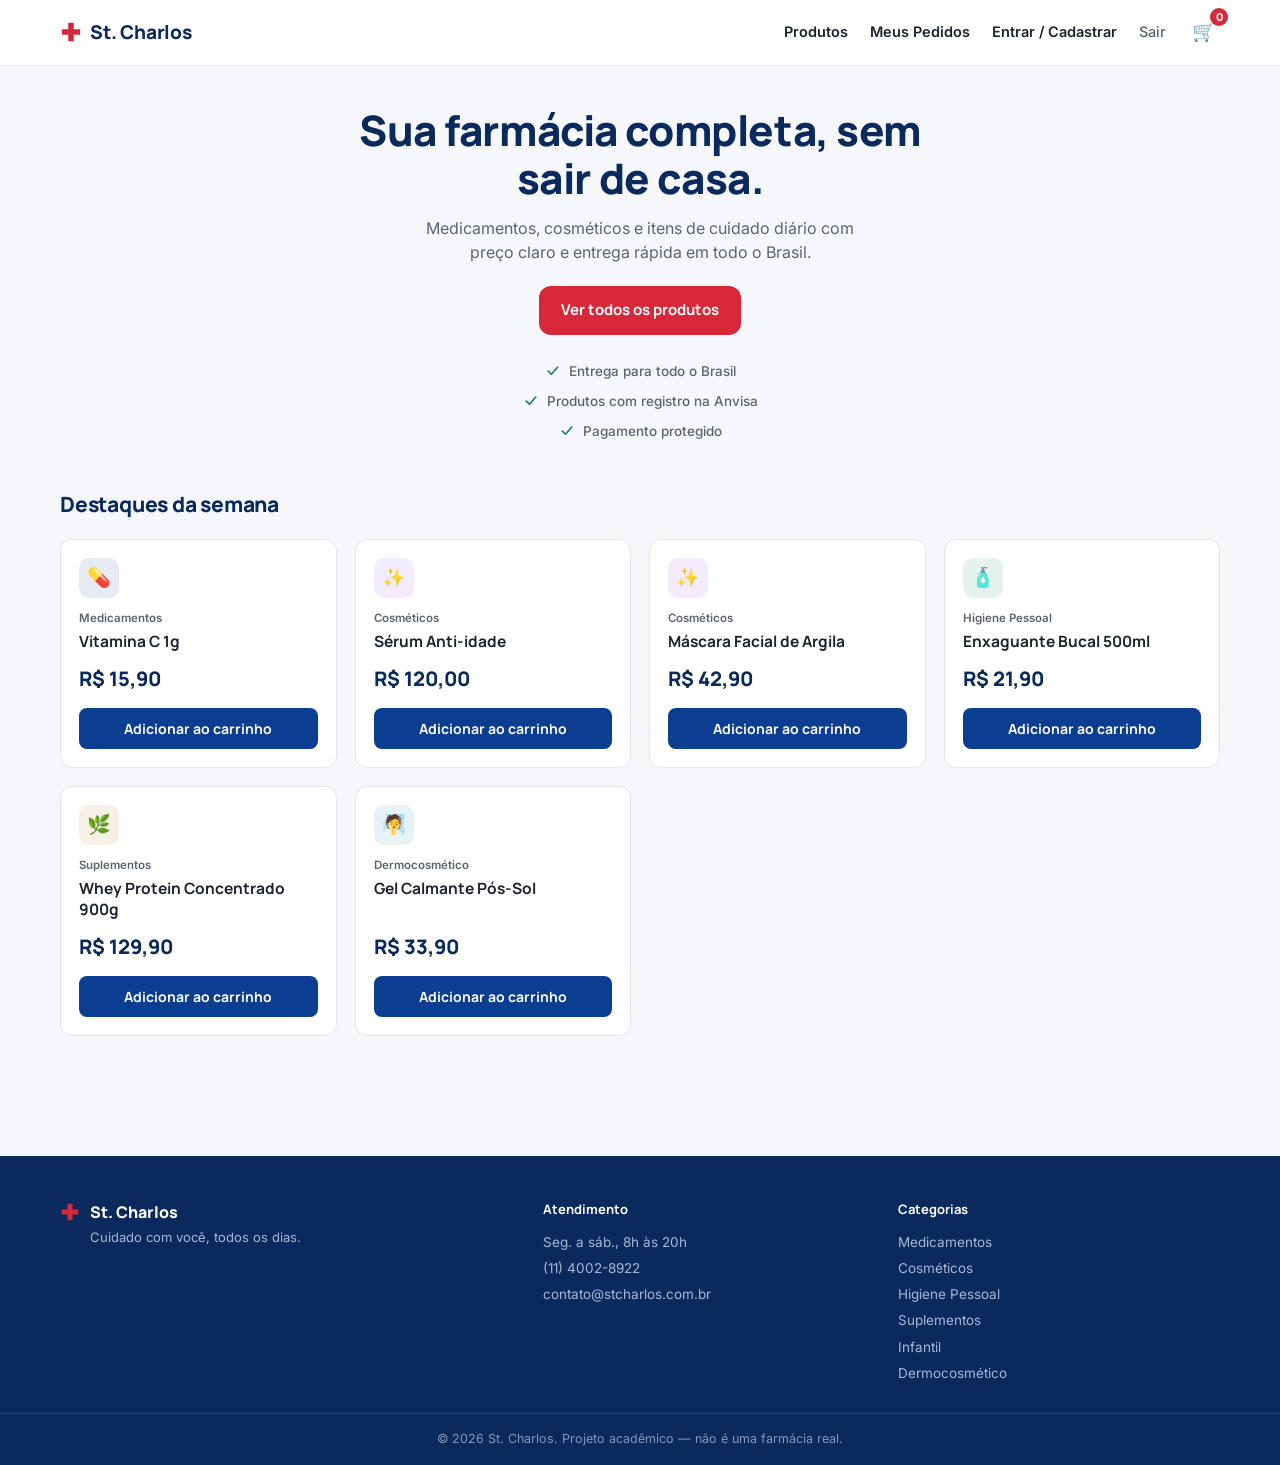
<file: docs/index.html>
<!DOCTYPE html>
<html lang="pt-BR">
<head>
    <meta charset="UTF-8">
    <meta name="viewport" content="width=device-width, initial-scale=1.0">
    <title>St. Charlos — Farmácia Online</title>
    <meta name="description" content="Medicamentos, cosméticos e itens de saúde com preço claro e entrega rápida.">
    <link rel="preconnect" href="https://fonts.googleapis.com">
    <link rel="preconnect" href="https://fonts.gstatic.com" crossorigin>
    <link href="https://fonts.googleapis.com/css2?family=Manrope:wght@600;700;800&family=Inter:wght@400;500;600&display=swap" rel="stylesheet">
    <link rel="stylesheet" href="css/style.css">
</head>
<body>

    <!-- Header Principal -->
    <header>
        <div class="nav-content">
            <button class="logo" onclick="navigate('home')" aria-label="St. Charlos — início">
                <span class="logo-mark" aria-hidden="true">
                    <svg viewBox="0 0 24 24" width="22" height="22"><path d="M9 2h6v7h7v6h-7v7H9v-7H2V9h7V2z" fill="currentColor"/></svg>
                </span>
                <span class="logo-word">St. Charlos</span>
            </button>
            <button class="btn-menu-mobile" id="btn-menu-mobile" aria-label="Abrir menu" aria-expanded="false">☰</button>
            <nav class="menu-links" id="menu-links">
                <button class="link-nav" onclick="navigate('produtos')">Produtos</button>
                <button class="link-nav" onclick="navigate('pedidos')">Meus Pedidos</button>
                <button class="link-nav" id="link-conta" onclick="navigate('login')">Entrar / Cadastrar</button>
                <button class="link-nav link-sair" onclick="handleLogout()">Sair</button>
                <button class="cart-icon" onclick="toggleCart(true)" aria-label="Abrir carrinho">
                    <div class="cart-badge" id="cart-count">0</div>
                    🛒
                </button>
            </nav>
        </div>
    </header>

    <!-- Sidebar do Carrinho -->
    <div id="cart-sidebar" class="cart-overlay hidden">
        <div class="cart-sidebar">
            <div class="cart-header">
                <h2>Seu carrinho</h2>
                <button class="close-cart" onclick="toggleCart(false)" aria-label="Fechar carrinho">✖</button>
            </div>
            <div class="cart-items" id="cart-items-container">
                <p class="empty-state">O carrinho está vazio.</p>
            </div>
            <div class="cart-footer">
                <div class="cart-total">
                    <span>Total</span>
                    <span id="cart-total-price">R$ 0,00</span>
                </div>
                <button class="btn-checkout" id="btn-checkout">Finalizar compra</button>
            </div>
        </div>
    </div>

    <!-- Container Principal -->
    <main class="container">

        <!-- ================= PÁGINA: HOME ================= -->
        <section id="page-home">

            <div class="hero hero-solo">
                <div class="hero-copy">
                    <h1>Sua farmácia completa, sem sair de casa.</h1>
                    <p>Medicamentos, cosméticos e itens de cuidado diário com preço claro e entrega rápida em todo o Brasil.</p>
                    <button class="btn-primary" onclick="navigate('produtos')">Ver todos os produtos</button>
                    <ul class="trust-row">
                        <li><svg viewBox="0 0 20 20" width="16" height="16"><path d="M4 10l4 4 8-9" stroke="currentColor" stroke-width="2" fill="none" stroke-linecap="round" stroke-linejoin="round"/></svg> Entrega para todo o Brasil</li>
                        <li><svg viewBox="0 0 20 20" width="16" height="16"><path d="M4 10l4 4 8-9" stroke="currentColor" stroke-width="2" fill="none" stroke-linecap="round" stroke-linejoin="round"/></svg> Produtos com registro na Anvisa</li>
                        <li><svg viewBox="0 0 20 20" width="16" height="16"><path d="M4 10l4 4 8-9" stroke="currentColor" stroke-width="2" fill="none" stroke-linecap="round" stroke-linejoin="round"/></svg> Pagamento protegido</li>
                    </ul>
                </div>
            </div>

            <h2 class="section-title">Destaques da semana</h2>
            <div class="grid-produtos" id="grid-destaques"></div>
        </section>

        <!-- ================= PÁGINA: TODOS OS PRODUTOS ================= -->
        <section id="page-produtos" class="hidden">
            <h2 class="section-title">Todos os produtos</h2>

            <div class="filtros-produtos">
                <input
                    type="search"
                    id="busca-produtos"
                    class="busca-produtos"
                    placeholder="Buscar por nome do produto..."
                    aria-label="Buscar produtos"
                >
                <div class="chips-categorias" id="chips-categorias" role="group" aria-label="Filtrar por categoria"></div>
            </div>

            <div id="produtos-por-tipo"></div>
        </section>

        <!-- ================= PÁGINA: MEUS PEDIDOS ================= -->
        <section id="page-pedidos" class="hidden">
            <h2 class="section-title">Meus pedidos</h2>
            <div id="pedidos-container"></div>
        </section>

        <!-- ================= PÁGINA: LOGIN ================= -->
        <section id="page-login" class="hidden">
            <div class="login-box">
                <div class="login-mark" aria-hidden="true">
                    <svg viewBox="0 0 24 24" width="26" height="26"><path d="M9 2h6v7h7v6h-7v7H9v-7H2V9h7V2z" fill="currentColor"/></svg>
                </div>
                <h2>Acesso restrito</h2>
                <p class="form-erro hidden" id="login-erro"></p>
                <form id="form-login">
                    <div class="input-group">
                        <label for="login-email">E-mail</label>
                        <input type="email" id="login-email" required>
                    </div>
                    <div class="input-group">
                        <label for="login-senha">Senha</label>
                        <input type="password" id="login-senha" minlength="6" required>
                    </div>
                    <button type="submit" class="btn-login">Entrar</button>
                    <p class="login-swap">
                        Ainda não tem conta?
                        <button type="button" class="link-botao" onclick="navigate('cadastro')">Cadastre-se</button>
                    </p>
                </form>
            </div>
        </section>

        <!-- ================= PÁGINA: CADASTRO ================= -->
        <section id="page-cadastro" class="hidden">
            <div class="login-box">
                <div class="login-mark" aria-hidden="true">
                    <svg viewBox="0 0 24 24" width="26" height="26"><path d="M9 2h6v7h7v6h-7v7H9v-7H2V9h7V2z" fill="currentColor"/></svg>
                </div>
                <h2>Criar conta</h2>
                <p class="form-erro hidden" id="cadastro-erro"></p>
                <form id="form-cadastro">
                    <div class="input-group">
                        <label for="cadastro-nome">Nome completo</label>
                        <input type="text" id="cadastro-nome" required>
                    </div>
                    <div class="input-group">
                        <label for="cadastro-email">E-mail</label>
                        <input type="email" id="cadastro-email" required>
                    </div>
                    <div class="input-group">
                        <label for="cadastro-senha">Senha</label>
                        <input type="password" id="cadastro-senha" minlength="6" required>
                    </div>
                    <div class="input-group">
                        <label for="cadastro-confirmar-senha">Confirmar senha</label>
                        <input type="password" id="cadastro-confirmar-senha" minlength="6" required>
                    </div>
                    <button type="submit" class="btn-login">Cadastrar</button>
                    <p class="login-swap">
                        Já tem conta?
                        <button type="button" class="link-botao" onclick="navigate('login')">Entrar</button>
                    </p>
                </form>
            </div>
        </section>

    </main>

    <footer class="site-footer">
        <div class="footer-content">
            <div class="footer-brand">
                <span class="logo-mark" aria-hidden="true">
                    <svg viewBox="0 0 24 24" width="20" height="20"><path d="M9 2h6v7h7v6h-7v7H9v-7H2V9h7V2z" fill="currentColor"/></svg>
                </span>
                <p>St. Charlos<br><span>Cuidado com você, todos os dias.</span></p>
            </div>
            <div class="footer-col">
                <h3>Atendimento</h3>
                <p>Seg. a sáb., 8h às 20h</p>
                <p>(11) 4002-8922</p>
                <p>contato@stcharlos.com.br</p>
            </div>
            <div class="footer-col">
                <h3>Categorias</h3>
                <div id="footer-categorias"></div>
            </div>
        </div>
        <div class="footer-bottom">
            <p>© <span id="ano-atual"></span> St. Charlos. Projeto acadêmico — não é uma farmácia real.</p>
        </div>
    </footer>

    <div id="toast-container" aria-live="polite"></div>

    <script src="js/data.js"></script>
    <script src="js/app.js"></script>
</body>
</html>
</file>
<file: docs/css/style.css>
/* ================= Variáveis e Reset ================= */
:root {
  --blue-900: #0A2A5E;
  --blue-700: #0B3D91;
  --blue-600: #0F4BAE;
  --blue-100: #E7EDFA;
  --ice: #F5F7FB;
  --ink: #1C2430;
  --slate: #5B6472;
  --red-600: #D62839;
  --red-100: #FCE7E9;
  --green-600: #12805C;
  --green-100: #E3F5EC;
  --amber-600: #92650C;
  --amber-100: #FBF0DC;
  --line: #E1E6EF;
  --radius: 12px;
  --font-display: 'Manrope', 'Segoe UI', sans-serif;
  --font-body: 'Inter', 'Segoe UI', sans-serif;
}
* { margin: 0; padding: 0; box-sizing: border-box; }
html { scroll-behavior: smooth; }
body { background-color: var(--ice); color: var(--ink); font-family: var(--font-body); line-height: 1.5; }
h1, h2, h3, .logo, .btn-primary, .btn-login, .btn-add, .btn-checkout { font-family: var(--font-display); }
.container { max-width: 1200px; margin: 0 auto; padding: 20px; }
.hidden { display: none !important; }
button { font: inherit; cursor: pointer; }
a { color: inherit; }
:focus-visible { outline: 3px solid var(--blue-600); outline-offset: 2px; }

@media (prefers-reduced-motion: reduce) {
  * { transition-duration: 0.01ms !important; animation-duration: 0.01ms !important; scroll-behavior: auto !important; }
}

/* ================= Header e Navegação ================= */
header { background-color: #fff; border-bottom: 1px solid var(--line); padding: 14px 0; position: sticky; top: 0; z-index: 40; }
.nav-content { display: flex; align-items: center; justify-content: space-between; max-width: 1200px; margin: 0 auto; padding: 0 20px; gap: 16px; }
.logo { display: flex; align-items: center; gap: 8px; font-size: 19px; font-weight: 800; background: none; border: none; color: var(--blue-900); letter-spacing: -0.01em; }
.logo-mark { display: inline-flex; color: var(--red-600); }
.logo-word { white-space: nowrap; }

.btn-menu-mobile { display: none; background: none; border: none; color: var(--blue-900); font-size: 24px; }

.menu-links { display: flex; gap: 22px; align-items: center; list-style: none; }
.menu-links button.link-nav { background: none; border: none; color: var(--ink); font-size: 14.5px; font-weight: 600; transition: color 0.15s ease; }
.menu-links button.link-nav:hover { color: var(--blue-700); }
.link-sair { color: var(--slate) !important; font-weight: 500 !important; }

.cart-icon { position: relative; background: none; border: none; color: var(--blue-900); display: flex; align-items: center; font-size: 19px; padding: 4px; }
.cart-badge { position: absolute; top: -6px; right: -8px; background: var(--red-600); color: white; border-radius: 50%; width: 18px; height: 18px; font-size: 11px; font-weight: 700; font-family: var(--font-body); display: flex; align-items: center; justify-content: center; }

@media (max-width: 780px) {
  .btn-menu-mobile { display: block; }
  .menu-links {
    position: absolute; top: 100%; left: 0; right: 0;
    background: #fff; border-bottom: 1px solid var(--line); flex-direction: column; align-items: flex-start;
    padding: 0 20px; gap: 14px; max-height: 0; overflow: hidden; transition: max-height 0.25s ease, padding 0.25s ease;
  }
  .menu-links.open { max-height: 300px; padding: 16px 20px 20px; }
  .cart-icon { align-self: flex-start; }
}

/* ================= Sidebar do Carrinho ================= */
.cart-overlay { position: fixed; inset: 0; background: rgba(10, 20, 40, 0.45); z-index: 50; display: flex; justify-content: flex-end; }
.cart-sidebar { width: min(380px, 100%); background: white; height: 100%; padding: 22px; display: flex; flex-direction: column; box-shadow: -8px 0 24px rgba(10, 20, 40, 0.12); }
.cart-header { display: flex; justify-content: space-between; align-items: center; border-bottom: 1px solid var(--line); padding-bottom: 14px; margin-bottom: 18px; }
.cart-header h2 { color: var(--blue-900); font-size: 19px; }
.close-cart { background: none; border: none; font-size: 18px; color: var(--slate); }
.cart-items { flex: 1; overflow-y: auto; }
.cart-item { display: flex; justify-content: space-between; align-items: center; padding: 14px 0; border-bottom: 1px solid var(--line); font-size: 14px; gap: 10px; }
.cart-item-info { display: flex; flex-direction: column; gap: 8px; }
.cart-item-info > span:first-child { font-weight: 600; }
.qty-controls { display: flex; align-items: center; gap: 10px; }
.qty-controls button { width: 24px; height: 24px; border: 1px solid var(--line); background: var(--ice); border-radius: 6px; font-weight: 700; color: var(--blue-700); }
.qty-controls button:hover { background: var(--blue-100); }
.cart-item-right { display: flex; align-items: center; gap: 12px; }
.cart-item-price { color: var(--blue-700); font-weight: 700; white-space: nowrap; }
.btn-remove { background: none; border: none; color: #B7BECB; font-size: 14px; }
.btn-remove:hover { color: var(--red-600); }
.cart-footer { border-top: 1px solid var(--line); padding-top: 16px; margin-top: 12px; }
.cart-total { display: flex; justify-content: space-between; align-items: baseline; font-size: 15px; font-weight: 600; margin-bottom: 16px; color: var(--slate); }
.cart-total span:last-child { color: var(--ink); font-size: 21px; font-weight: 800; font-family: var(--font-display); }
.btn-checkout { width: 100%; background: var(--blue-700); color: white; border: none; padding: 13px; font-weight: 700; border-radius: var(--radius); transition: background 0.15s ease; }
.btn-checkout:hover { background: var(--blue-900); }
.btn-checkout:disabled { background: #C3C9D4; cursor: not-allowed; }

/* ================= Hero (Home) ================= */
.hero { padding: 20px 0 48px; }
.hero-solo { display: flex; justify-content: center; text-align: center; }
.hero-solo .hero-copy { max-width: 640px; display: flex; flex-direction: column; align-items: center; }
.hero-copy h1 { font-size: clamp(28px, 4vw, 42px); font-weight: 800; color: var(--blue-900); line-height: 1.15; letter-spacing: -0.01em; margin-bottom: 14px; }
.hero-copy p { color: var(--slate); font-size: 16px; max-width: 44ch; margin-bottom: 22px; }
.hero-solo .trust-row { align-items: center; }
.hero-solo .trust-row li { justify-content: center; }
.btn-primary { background: var(--red-600); color: white; border: none; padding: 13px 22px; border-radius: var(--radius); font-weight: 700; font-size: 15px; transition: background 0.15s ease, transform 0.1s ease; }
.btn-primary:hover { background: #B71F2E; }
.btn-primary:active { transform: translateY(1px); }

.trust-row { list-style: none; margin-top: 26px; display: flex; flex-direction: column; gap: 10px; }
.trust-row li { display: flex; align-items: center; gap: 8px; font-size: 13.5px; color: var(--slate); font-weight: 500; }
.trust-row svg { color: var(--green-600); flex-shrink: 0; }

@media (max-width: 900px) {
  .hero { padding-top: 8px; }
}

/* ================= Layouts Globais (Grids) ================= */
.section-title { font-size: 21px; font-weight: 800; color: var(--blue-900); margin-bottom: 18px; letter-spacing: -0.01em; }
.grid-produtos { display: grid; grid-template-columns: repeat(auto-fill, minmax(230px, 1fr)); gap: 18px; margin-bottom: 40px; }

.card { background: white; padding: 18px; border-radius: var(--radius); border: 1px solid var(--line); display: flex; flex-direction: column; transition: transform 0.15s ease, box-shadow 0.15s ease; }
.card:hover { transform: translateY(-3px); box-shadow: 0 14px 28px rgba(10, 20, 40, 0.08); }
.card-top { display: flex; justify-content: space-between; align-items: flex-start; margin-bottom: 12px; }
.card-icon { width: 40px; height: 40px; border-radius: 10px; display: flex; align-items: center; justify-content: center; font-size: 19px; flex-shrink: 0; }
.card-badge-receita { font-size: 10.5px; font-weight: 700; color: var(--red-600); background: var(--red-100); padding: 4px 8px; border-radius: 20px; white-space: nowrap; }
.card-tag { font-size: 11.5px; font-weight: 600; color: var(--slate); margin-bottom: 4px; }
.card-title { font-size: 15.5px; font-weight: 700; margin-bottom: 12px; flex: 1; line-height: 1.35; }
.card-price { font-size: 20px; color: var(--blue-900); font-weight: 800; margin-bottom: 14px; font-family: var(--font-display); }
.btn-add { background: var(--blue-700); color: white; border: none; padding: 10px; border-radius: 8px; font-weight: 700; font-size: 14px; transition: background 0.15s ease; }
.btn-add:hover { background: var(--blue-900); }

.empty-state { color: var(--slate); text-align: center; margin: 30px 0; }

/* ================= Filtros da página de produtos ================= */
.filtros-produtos { display: flex; flex-direction: column; gap: 14px; margin-bottom: 28px; }
.busca-produtos { width: 100%; max-width: 420px; padding: 11px 16px; border: 1px solid var(--line); border-radius: 24px; font-size: 14px; background: #fff; }
.busca-produtos:focus { border-color: var(--blue-600); }
.chips-categorias { display: flex; flex-wrap: wrap; gap: 8px; }
.chip-categoria { border: 1px solid var(--line); background: #fff; color: var(--ink); padding: 8px 14px; border-radius: 20px; font-size: 13px; font-weight: 600; display: inline-flex; align-items: center; gap: 6px; transition: border-color 0.15s ease, background 0.15s ease; }
.chip-categoria:hover { border-color: var(--blue-600); }
.chip-categoria.ativo { background: var(--blue-900); border-color: var(--blue-900); color: #fff; }

.tipo-header { display: flex; align-items: center; gap: 10px; margin-bottom: 16px; }
.tipo-header .card-icon { width: 30px; height: 30px; font-size: 15px; border-radius: 8px; }

/* ================= Meus Pedidos ================= */
.pedido-card { background: white; padding: 20px; border-radius: var(--radius); margin-bottom: 14px; border: 1px solid var(--line); display: flex; justify-content: space-between; align-items: flex-start; gap: 16px; flex-wrap: wrap; }
.pedido-numero { color: var(--blue-900); margin-bottom: 6px; font-size: 15.5px; font-weight: 700; }
.pedido-data, .pedido-itens { font-size: 13.5px; color: var(--slate); margin-top: 4px; }
.pedido-total { font-weight: 700; margin-top: 10px; font-family: var(--font-display); }
.badge-status { padding: 6px 12px; border-radius: 20px; font-size: 12px; font-weight: 700; white-space: nowrap; }
.badge-pendente { background: var(--amber-100); color: var(--amber-600); }
.badge-entregue { background: var(--green-100); color: var(--green-600); }

/* ================= Login / Cadastro ================= */
.login-box { max-width: 400px; margin: 50px auto; background: white; padding: 34px 30px; border-radius: 16px; border: 1px solid var(--line); box-shadow: 0 16px 32px rgba(10, 20, 40, 0.06); }
.login-mark { color: var(--red-600); display: flex; justify-content: center; margin-bottom: 10px; }
.login-box h2 { text-align: center; color: var(--blue-900); margin-bottom: 22px; font-size: 20px; }
.input-group { margin-bottom: 15px; }
.input-group label { display: block; font-size: 13.5px; font-weight: 600; margin-bottom: 6px; color: var(--slate); }
.input-group input { width: 100%; padding: 11px 12px; border: 1px solid var(--line); border-radius: 8px; font-size: 14px; }
.input-group input:focus { border-color: var(--blue-600); }
.btn-login { width: 100%; background: var(--blue-700); color: white; border: none; padding: 13px; font-weight: 700; border-radius: 8px; margin-top: 4px; transition: background 0.15s ease; }
.btn-login:hover { background: var(--blue-900); }
.form-erro { color: var(--red-600); font-size: 13px; margin-bottom: 14px; line-height: 1.5; }
.link-botao { background: none; border: none; color: var(--red-600); font-weight: 700; text-decoration: underline; padding: 0; }
.login-swap { text-align: center; margin-top: 16px; font-size: 13.5px; color: var(--slate); }

/* ================= Rodapé ================= */
.site-footer { background: var(--blue-900); color: #C9D4EC; margin-top: 60px; }
.footer-content { max-width: 1200px; margin: 0 auto; padding: 44px 20px 30px; display: grid; grid-template-columns: 1.4fr 1fr 1fr; gap: 32px; }
.footer-brand { display: flex; align-items: flex-start; gap: 10px; }
.footer-brand .logo-mark { color: var(--red-600); margin-top: 2px; }
.footer-brand p { font-family: var(--font-display); font-weight: 800; font-size: 16px; color: #fff; }
.footer-brand p span { display: block; font-family: var(--font-body); font-weight: 400; font-size: 13px; color: #A9B7D6; margin-top: 4px; }
.footer-col h3 { font-size: 13px; text-transform: none; color: #fff; margin-bottom: 12px; font-weight: 700; }
.footer-col p { font-size: 13.5px; margin-bottom: 6px; color: #A9B7D6; }
#footer-categorias { display: flex; flex-direction: column; gap: 6px; }
.footer-cat-link { background: none; border: none; color: #A9B7D6; font-size: 13.5px; text-align: left; padding: 0; }
.footer-cat-link:hover { color: #fff; }
.footer-bottom { border-top: 1px solid rgba(255,255,255,0.12); padding: 16px 20px; text-align: center; }
.footer-bottom p { font-size: 12.5px; color: #8496BC; }

@media (max-width: 720px) {
  .footer-content { grid-template-columns: 1fr; gap: 26px; }
}

/* ================= Toasts ================= */
#toast-container { position: fixed; bottom: 20px; right: 20px; z-index: 100; display: flex; flex-direction: column; gap: 10px; max-width: calc(100vw - 40px); }
.toast {
  background: var(--ink); color: white; padding: 13px 18px; border-radius: 10px; font-size: 14px; font-weight: 500;
  opacity: 0; transform: translateY(10px); transition: opacity 0.25s ease, transform 0.25s ease;
  box-shadow: 0 8px 20px rgba(0,0,0,0.18); max-width: 320px;
}
.toast.show { opacity: 1; transform: translateY(0); }
.toast-success { background: var(--green-600); }
.toast-error { background: var(--red-600); }
.toast-info { background: var(--blue-700); }
</file>
